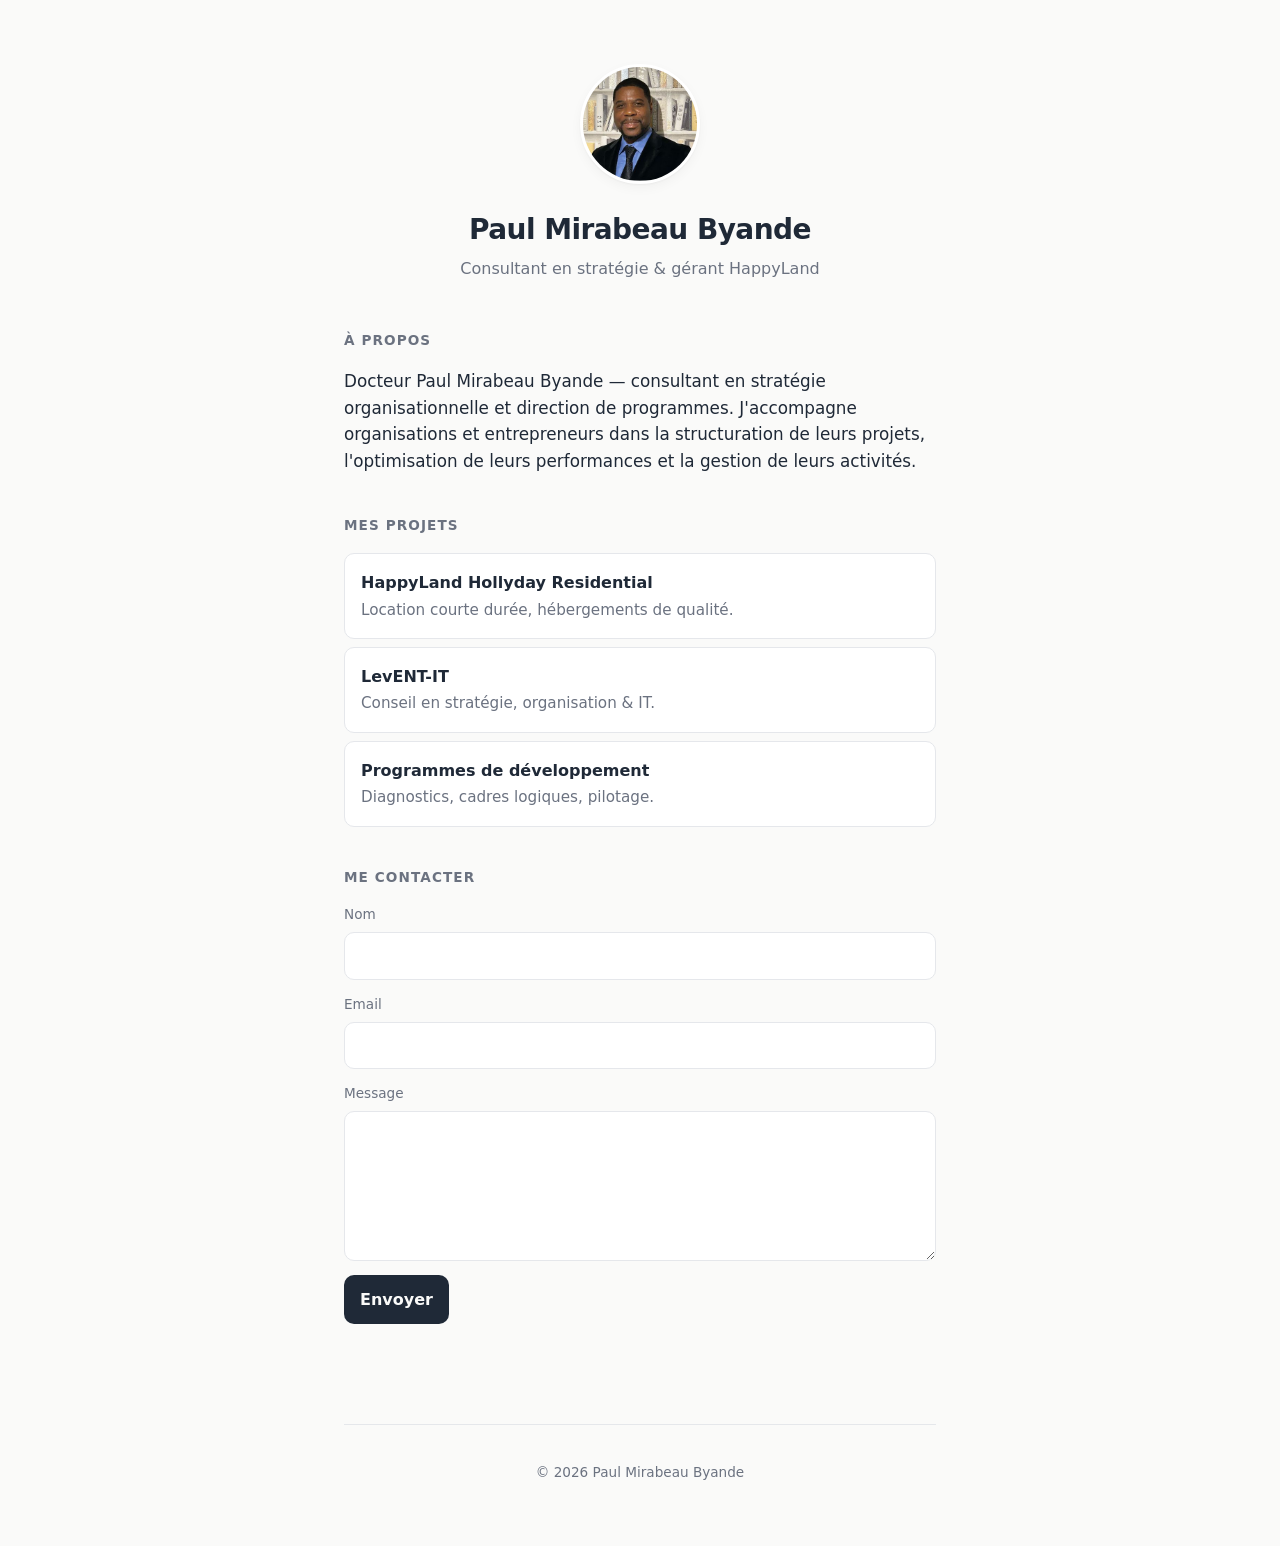
<file: index.html>
<!DOCTYPE html>
<html lang="fr">
<head>
  <meta charset="UTF-8" />
  <meta name="viewport" content="width=device-width, initial-scale=1.0" />
  <meta name="description" content="Site personnel du Dr. Paul Mirabeau Byande" />
  <title>Paul Mirabeau Byande</title>
  <link rel="stylesheet" href="style.css" />
</head>
<body>
  <main class="container">
    <header class="hero">
      <img
        src="[data-uri]"
        alt="Photo de Paul Mirabeau Byande"
        class="avatar"
      />
      <h1 class="name">Paul Mirabeau Byande</h1>
      <p class="tagline">Consultant en stratégie &amp; gérant HappyLand</p>
    </header>

    <section class="bio" aria-labelledby="bio-title">
      <h2 id="bio-title">À propos</h2>
      <p>
        Docteur Paul Mirabeau Byande — consultant en stratégie organisationnelle
        et direction de programmes. J'accompagne organisations et entrepreneurs
        dans la structuration de leurs projets, l'optimisation de leurs
        performances et la gestion de leurs activités.
      </p>
    </section>

    <section class="projects" aria-labelledby="projects-title">
      <h2 id="projects-title">Mes projets</h2>
      <ul class="project-list">
        <li>
          <a href="#" class="project-link">
            <span class="project-name">HappyLand Hollyday Residential</span>
            <span class="project-desc">Location courte durée, hébergements de qualité.</span>
          </a>
        </li>
        <li>
          <a href="#" class="project-link">
            <span class="project-name">LevENT-IT</span>
            <span class="project-desc">Conseil en stratégie, organisation &amp; IT.</span>
          </a>
        </li>
        <li>
          <a href="#" class="project-link">
            <span class="project-name">Programmes de développement</span>
            <span class="project-desc">Diagnostics, cadres logiques, pilotage.</span>
          </a>
        </li>
      </ul>
    </section>

    <section class="contact" aria-labelledby="contact-title">
      <h2 id="contact-title">Me contacter</h2>
      <form id="contact-form" class="contact-form" novalidate>
        <label>
          <span>Nom</span>
          <input type="text" name="name" required autocomplete="name" />
        </label>
        <label>
          <span>Email</span>
          <input type="email" name="email" required autocomplete="email" />
        </label>
        <label>
          <span>Message</span>
          <textarea name="message" rows="5" required></textarea>
        </label>
        <button type="submit">Envoyer</button>
        <p id="form-status" class="form-status" role="status" aria-live="polite"></p>
      </form>
    </section>

    <footer class="footer">
      <p>&copy; <span id="year"></span> Paul Mirabeau Byande</p>
    </footer>
  </main>

  <script src="script.js"></script>
</body>
</html>
</file>
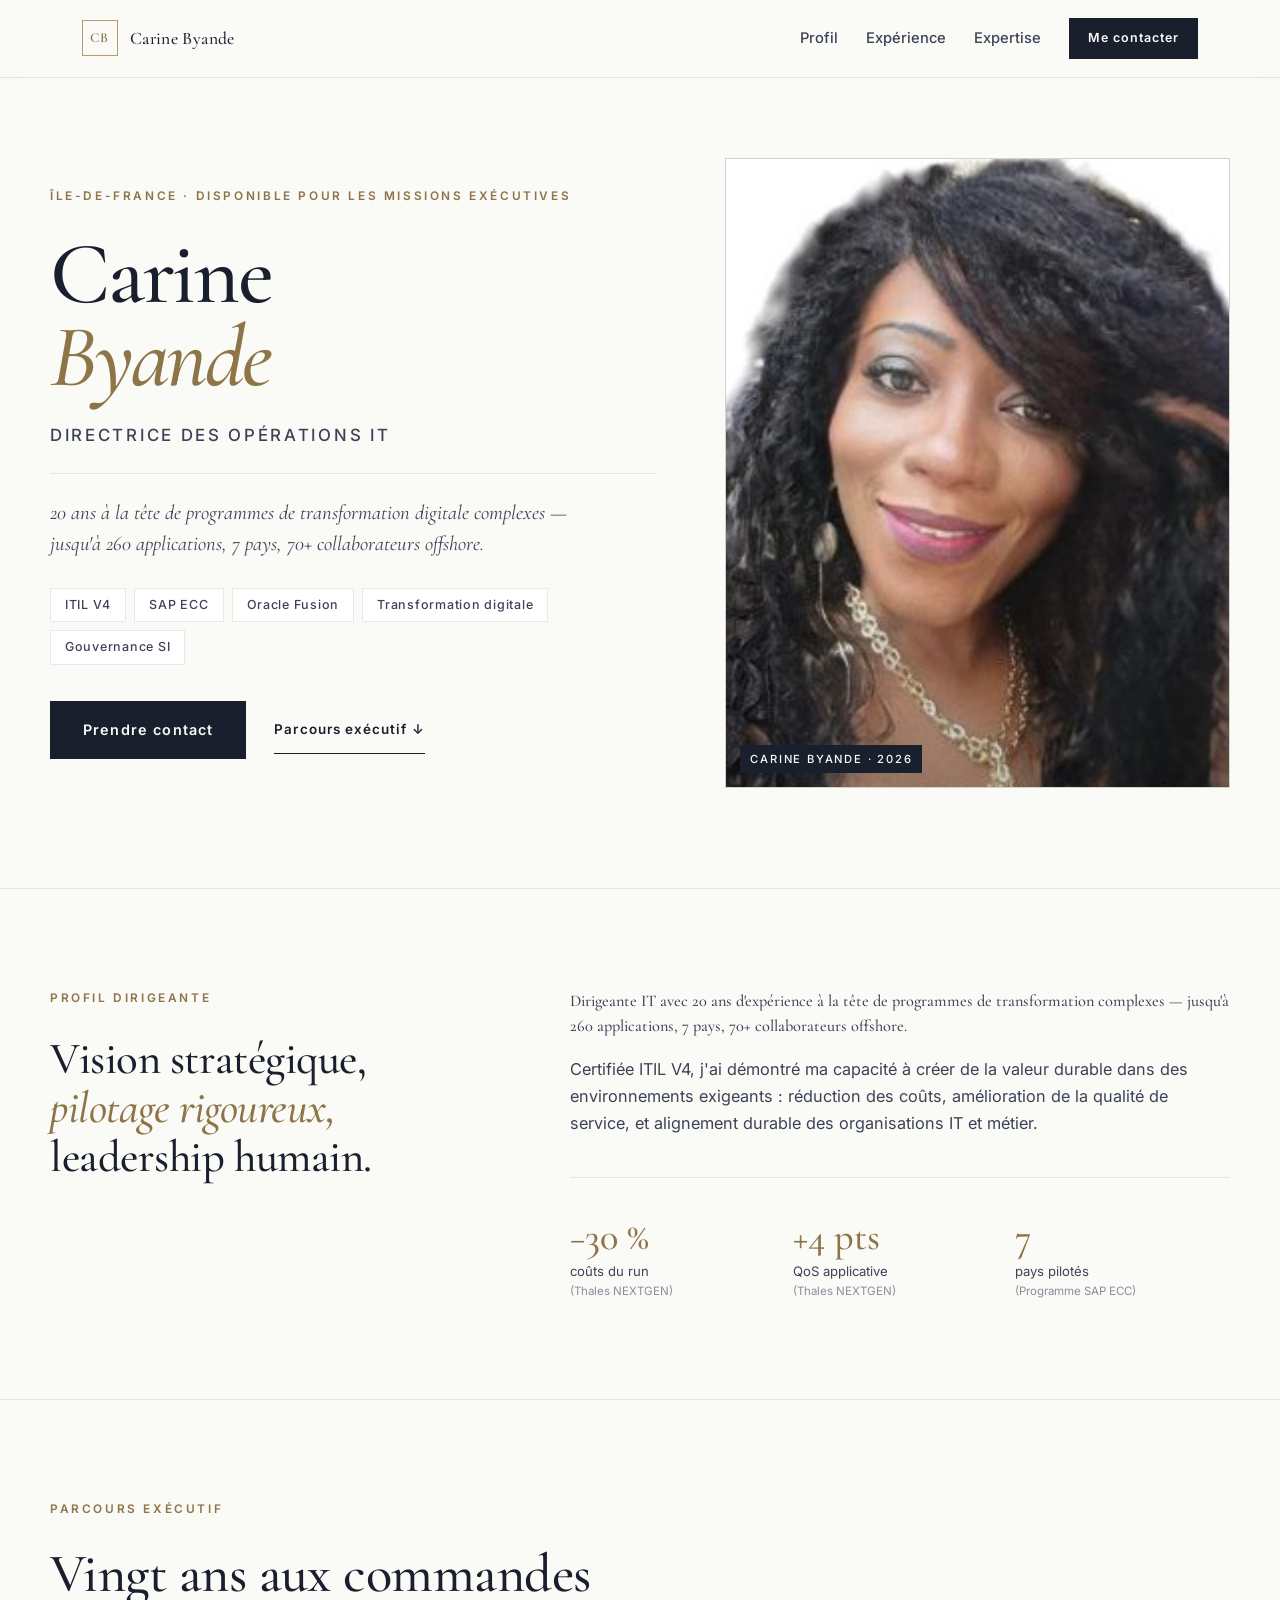
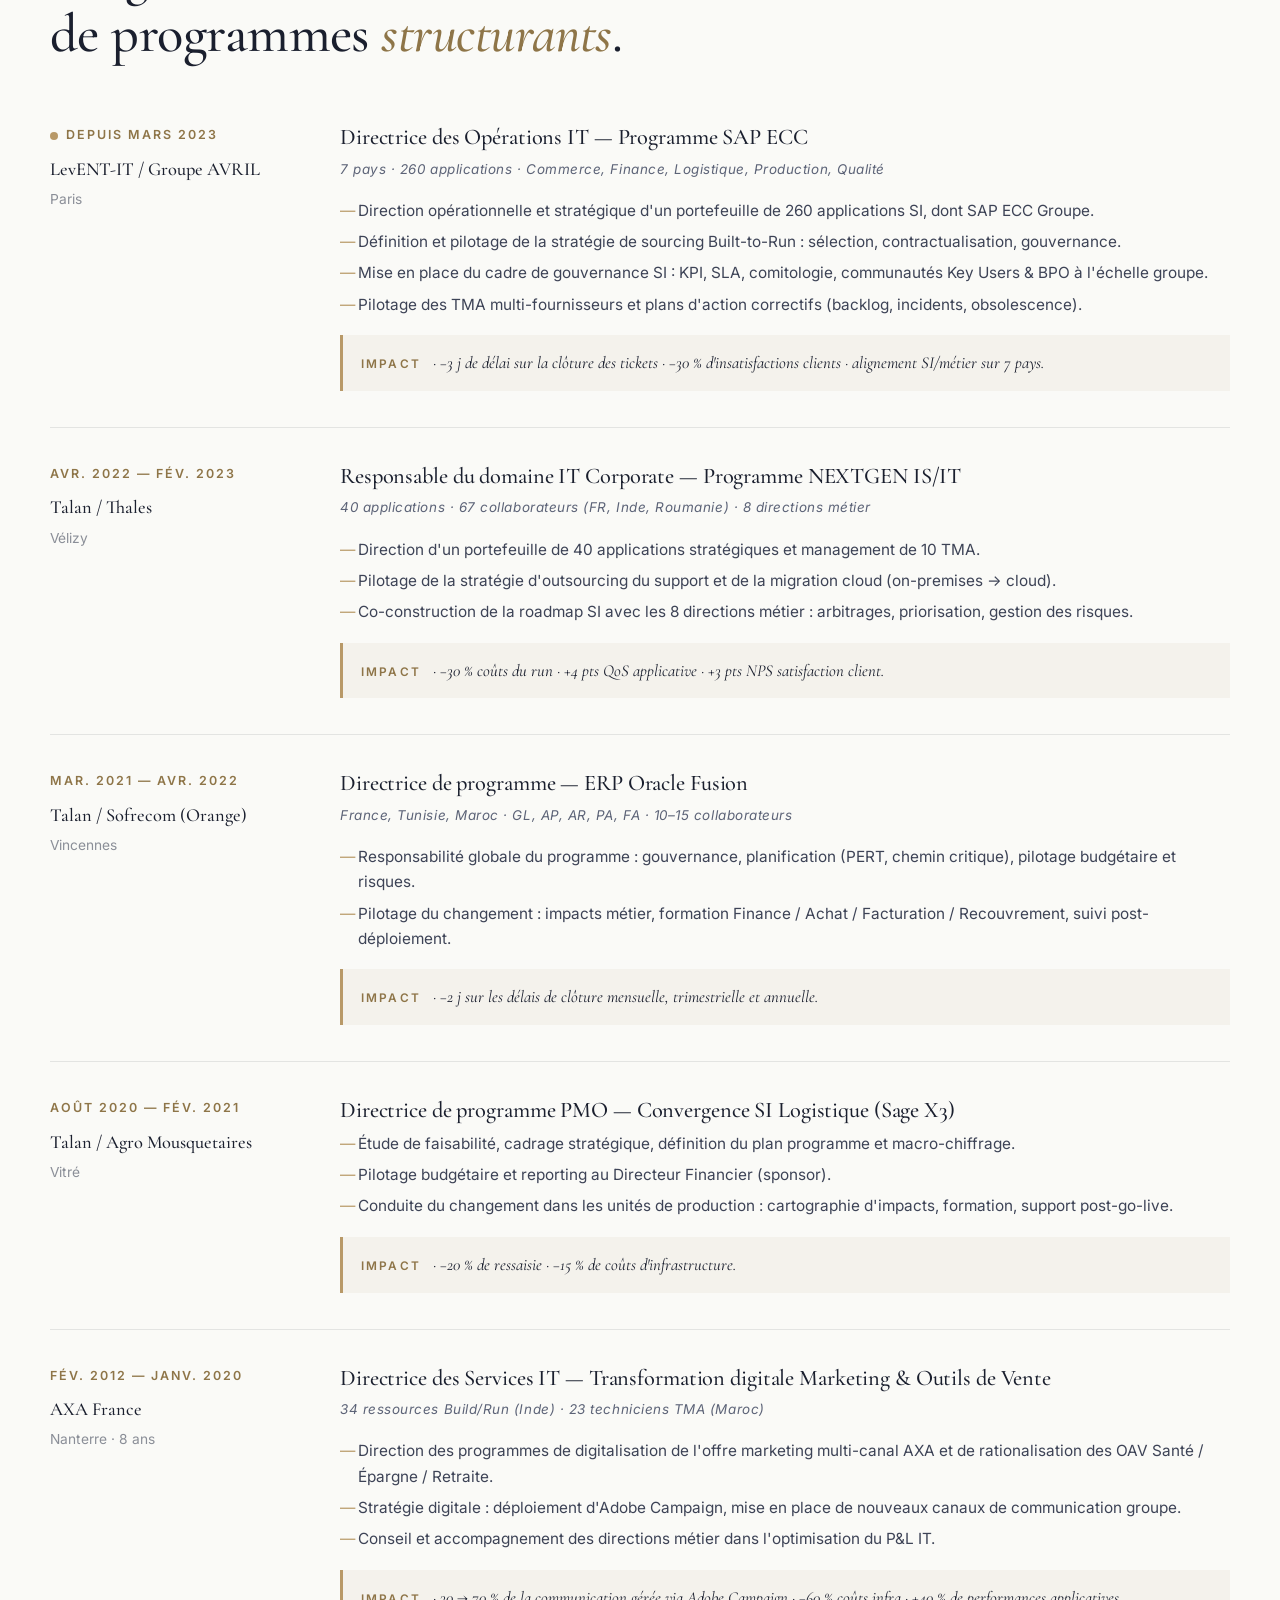
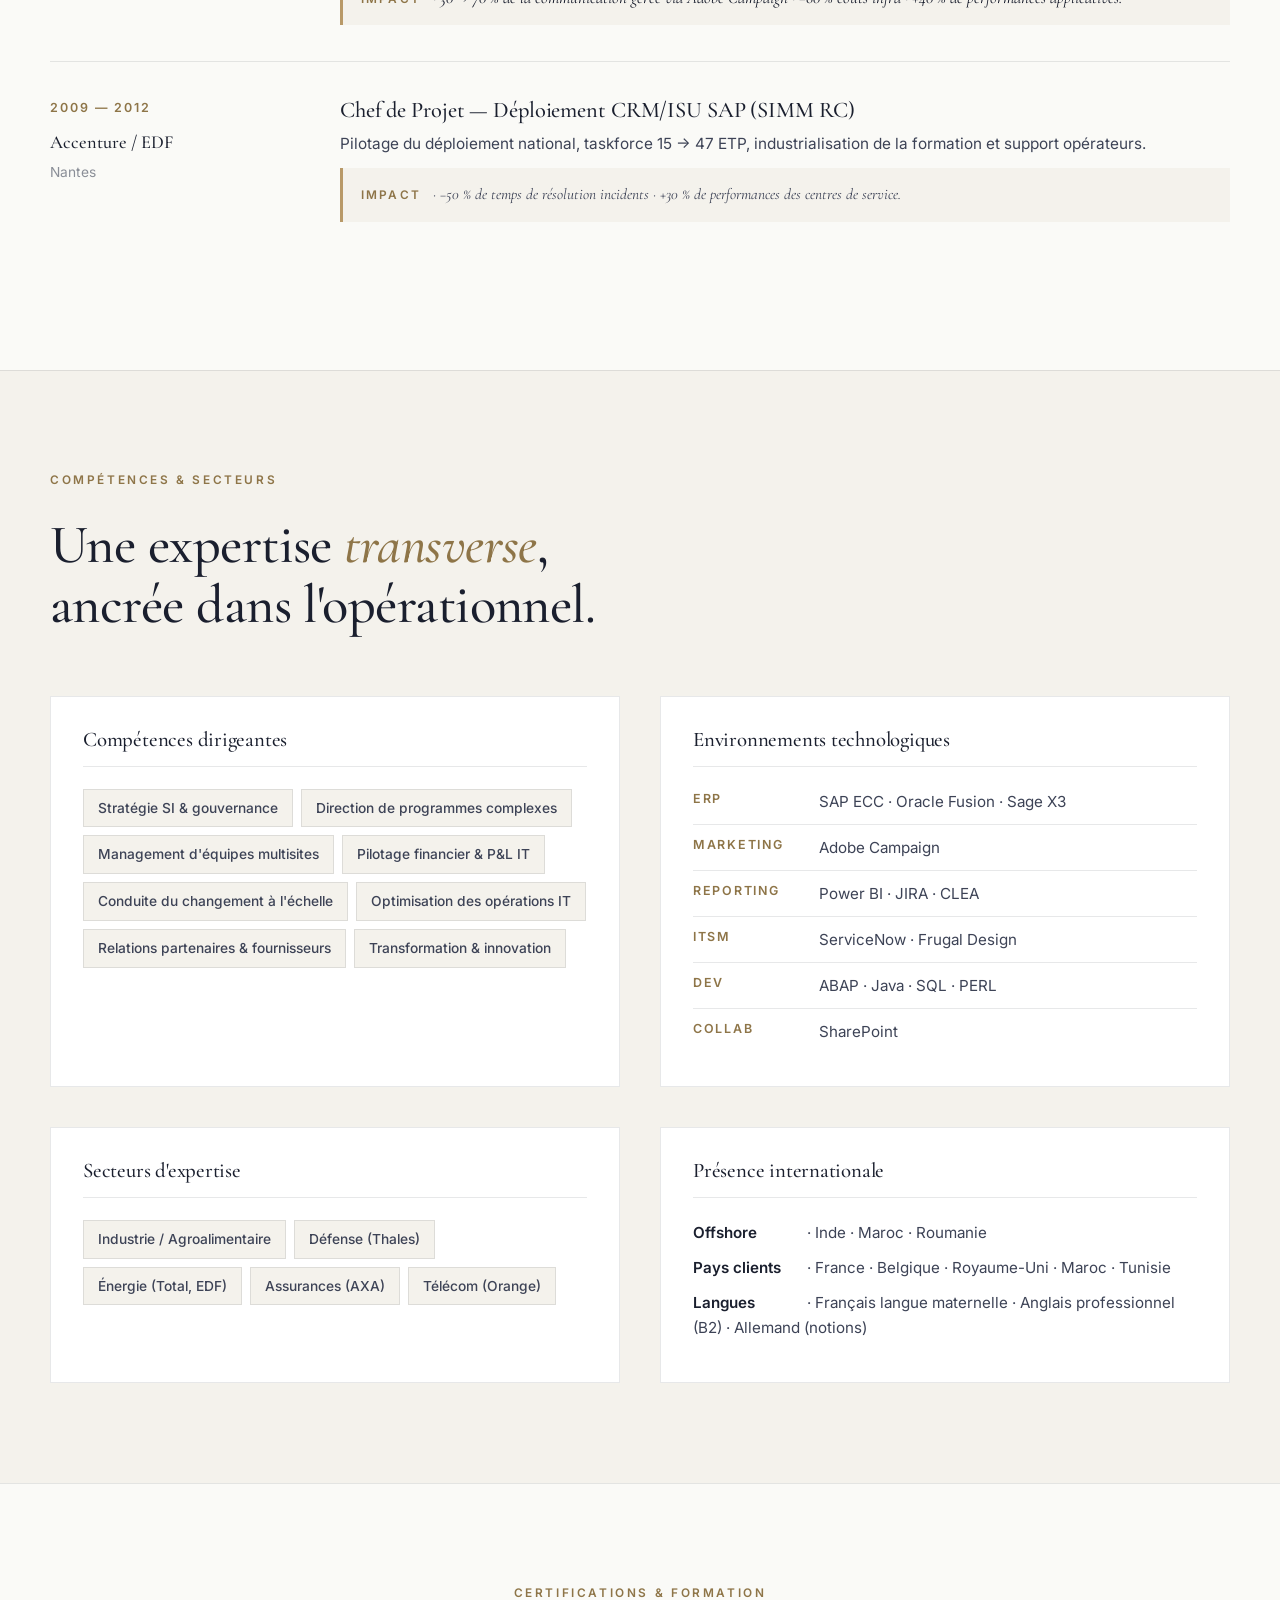
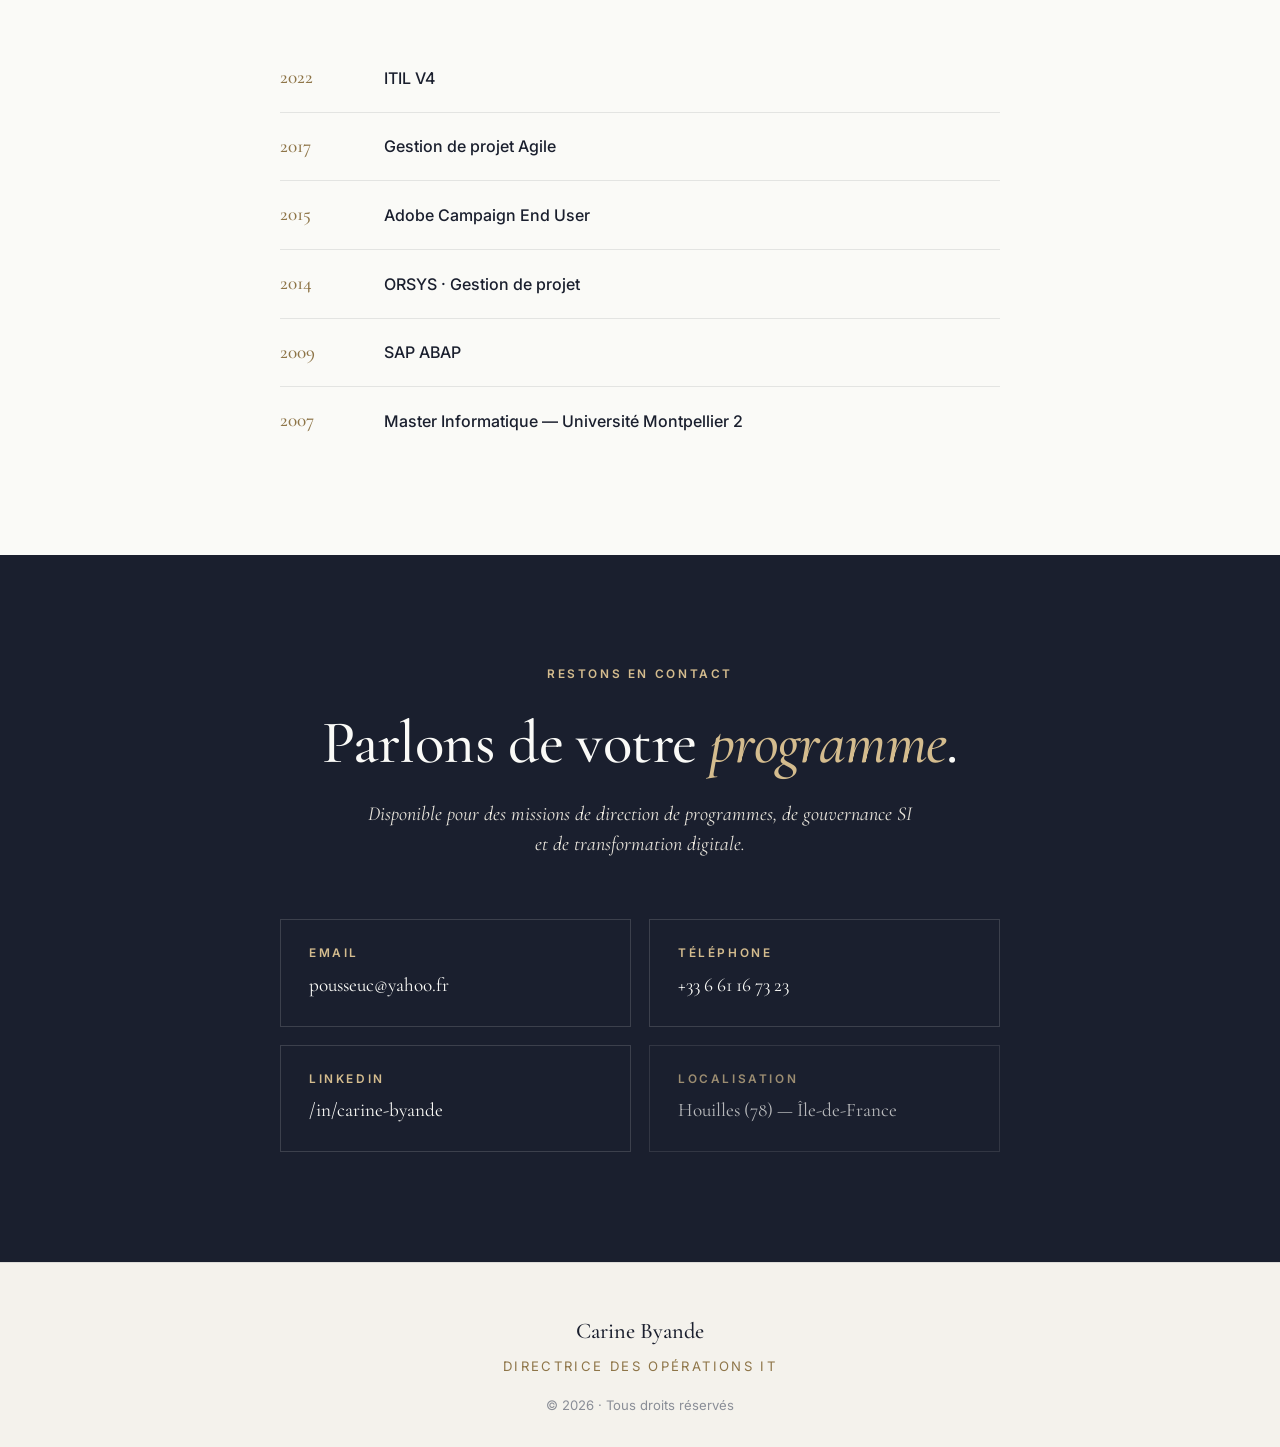
<file: carine-byande/index.html>
<!DOCTYPE html>
<html lang="fr">
<head>
  <meta charset="UTF-8" />
  <meta name="viewport" content="width=device-width, initial-scale=1.0" />
  <title>Carine Byande — Directrice des Opérations IT</title>
  <meta name="description" content="Carine Byande — Directrice des Opérations IT. 20 ans d'expérience en transformation digitale, programmes SAP, gouvernance SI et management multisites." />
  <meta property="og:title" content="Carine Byande — Directrice des Opérations IT" />
  <meta property="og:description" content="20 ans à la tête de programmes de transformation digitale complexes — AVRIL, Thales, AXA, EDF, Orange." />
  <link rel="stylesheet" href="style.css" />
  <link rel="preconnect" href="https://fonts.googleapis.com" />
  <link rel="preconnect" href="https://fonts.gstatic.com" crossorigin />
  <link href="https://fonts.googleapis.com/css2?family=Cormorant+Garamond:ital,wght@0,400;0,500;0,600;1,400&family=Inter:wght@300;400;500;600;700&display=swap" rel="stylesheet" />
</head>
<body>

  <!-- NAV -->
  <header class="nav">
    <div class="nav-inner">
      <a class="brand" href="#top">
        <span class="brand-mark">CB</span>
        <span class="brand-name">Carine Byande</span>
      </a>
      <nav class="nav-links" aria-label="Primary">
        <a href="#profil">Profil</a>
        <a href="#experience">Expérience</a>
        <a href="#expertise">Expertise</a>
        <a href="#contact" class="btn btn-gold btn-sm">Me contacter</a>
      </nav>
    </div>
  </header>

  <main id="top">

    <!-- HERO -->
    <section class="hero">
      <div class="hero-grid">
        <div class="hero-text">
          <p class="eyebrow">Île-de-France · Disponible pour les missions exécutives</p>
          <h1 class="hero-title">
            <span class="hero-first">Carine</span>
            <span class="hero-last">Byande</span>
          </h1>
          <p class="hero-role">Directrice des Opérations IT</p>
          <p class="hero-sub">
            <em>20 ans à la tête de programmes de transformation digitale complexes —
            jusqu'à 260 applications, 7 pays, 70+ collaborateurs offshore.</em>
          </p>
          <div class="hero-tags">
            <span>ITIL V4</span>
            <span>SAP ECC</span>
            <span>Oracle Fusion</span>
            <span>Transformation digitale</span>
            <span>Gouvernance SI</span>
          </div>
          <div class="hero-cta">
            <a href="#contact" class="btn btn-gold btn-lg">Prendre contact</a>
            <a href="#experience" class="btn btn-link">Parcours exécutif ↓</a>
          </div>
        </div>
        <div class="hero-image">
          <img
            src="avatar.jpg"
            alt="Portrait de Carine Byande"
            onerror="this.onerror=null;this.style.display='none';this.nextElementSibling.style.display='flex';"
          />
          <div class="hero-image-fallback" style="display:none;">CB</div>
          <span class="hero-image-tag">Carine Byande · 2026</span>
        </div>
      </div>
    </section>

    <!-- PROFIL -->
    <section class="section profil" id="profil">
      <div class="section-inner two-col">
        <div class="col-side">
          <p class="eyebrow">Profil dirigeante</p>
          <h2>Vision stratégique,<br/><em>pilotage rigoureux,</em><br/>leadership humain.</h2>
        </div>
        <div class="col-main">
          <p class="lead">
            Dirigeante IT avec 20 ans d'expérience à la tête de programmes
            de transformation complexes — jusqu'à 260 applications, 7 pays, 70+ collaborateurs offshore.
          </p>
          <p>
            Certifiée ITIL V4, j'ai démontré ma capacité à créer de la valeur durable
            dans des environnements exigeants : réduction des coûts, amélioration de
            la qualité de service, et alignement durable des organisations IT et métier.
          </p>
          <div class="metrics">
            <div class="metric">
              <span class="metric-num">−30 %</span>
              <span class="metric-lbl">coûts du run<br/><small>(Thales NEXTGEN)</small></span>
            </div>
            <div class="metric">
              <span class="metric-num">+4 pts</span>
              <span class="metric-lbl">QoS applicative<br/><small>(Thales NEXTGEN)</small></span>
            </div>
            <div class="metric">
              <span class="metric-num">7</span>
              <span class="metric-lbl">pays pilotés<br/><small>(Programme SAP ECC)</small></span>
            </div>
          </div>
        </div>
      </div>
    </section>

    <!-- EXPERIENCE -->
    <section class="section experience" id="experience">
      <div class="section-inner">
        <div class="section-head">
          <p class="eyebrow">Parcours exécutif</p>
          <h2>Vingt ans aux commandes<br/>de programmes <em>structurants</em>.</h2>
        </div>

        <div class="timeline">

          <article class="role role--current">
            <div class="role-meta">
              <p class="role-period">Depuis mars 2023</p>
              <p class="role-company">LevENT-IT / Groupe AVRIL</p>
              <p class="role-place">Paris</p>
            </div>
            <div class="role-body">
              <h3>Directrice des Opérations IT — Programme SAP ECC</h3>
              <p class="role-scope">7 pays · 260 applications · Commerce, Finance, Logistique, Production, Qualité</p>
              <ul>
                <li>Direction opérationnelle et stratégique d'un portefeuille de 260 applications SI, dont SAP ECC Groupe.</li>
                <li>Définition et pilotage de la stratégie de sourcing Built-to-Run : sélection, contractualisation, gouvernance.</li>
                <li>Mise en place du cadre de gouvernance SI : KPI, SLA, comitologie, communautés Key Users &amp; BPO à l'échelle groupe.</li>
                <li>Pilotage des TMA multi-fournisseurs et plans d'action correctifs (backlog, incidents, obsolescence).</li>
              </ul>
              <p class="role-impact"><strong>Impact</strong> · −3 j de délai sur la clôture des tickets · −30 % d'insatisfactions clients · alignement SI/métier sur 7 pays.</p>
            </div>
          </article>

          <article class="role">
            <div class="role-meta">
              <p class="role-period">Avr. 2022 — Fév. 2023</p>
              <p class="role-company">Talan / Thales</p>
              <p class="role-place">Vélizy</p>
            </div>
            <div class="role-body">
              <h3>Responsable du domaine IT Corporate — Programme NEXTGEN IS/IT</h3>
              <p class="role-scope">40 applications · 67 collaborateurs (FR, Inde, Roumanie) · 8 directions métier</p>
              <ul>
                <li>Direction d'un portefeuille de 40 applications stratégiques et management de 10 TMA.</li>
                <li>Pilotage de la stratégie d'outsourcing du support et de la migration cloud (on-premises → cloud).</li>
                <li>Co-construction de la roadmap SI avec les 8 directions métier : arbitrages, priorisation, gestion des risques.</li>
              </ul>
              <p class="role-impact"><strong>Impact</strong> · −30 % coûts du run · +4 pts QoS applicative · +3 pts NPS satisfaction client.</p>
            </div>
          </article>

          <article class="role">
            <div class="role-meta">
              <p class="role-period">Mar. 2021 — Avr. 2022</p>
              <p class="role-company">Talan / Sofrecom (Orange)</p>
              <p class="role-place">Vincennes</p>
            </div>
            <div class="role-body">
              <h3>Directrice de programme — ERP Oracle Fusion</h3>
              <p class="role-scope">France, Tunisie, Maroc · GL, AP, AR, PA, FA · 10–15 collaborateurs</p>
              <ul>
                <li>Responsabilité globale du programme : gouvernance, planification (PERT, chemin critique), pilotage budgétaire et risques.</li>
                <li>Pilotage du changement : impacts métier, formation Finance / Achat / Facturation / Recouvrement, suivi post-déploiement.</li>
              </ul>
              <p class="role-impact"><strong>Impact</strong> · −2 j sur les délais de clôture mensuelle, trimestrielle et annuelle.</p>
            </div>
          </article>

          <article class="role">
            <div class="role-meta">
              <p class="role-period">Août 2020 — Fév. 2021</p>
              <p class="role-company">Talan / Agro Mousquetaires</p>
              <p class="role-place">Vitré</p>
            </div>
            <div class="role-body">
              <h3>Directrice de programme PMO — Convergence SI Logistique (Sage X3)</h3>
              <ul>
                <li>Étude de faisabilité, cadrage stratégique, définition du plan programme et macro-chiffrage.</li>
                <li>Pilotage budgétaire et reporting au Directeur Financier (sponsor).</li>
                <li>Conduite du changement dans les unités de production : cartographie d'impacts, formation, support post-go-live.</li>
              </ul>
              <p class="role-impact"><strong>Impact</strong> · −20 % de ressaisie · −15 % de coûts d'infrastructure.</p>
            </div>
          </article>

          <article class="role">
            <div class="role-meta">
              <p class="role-period">Fév. 2012 — Janv. 2020</p>
              <p class="role-company">AXA France</p>
              <p class="role-place">Nanterre · 8 ans</p>
            </div>
            <div class="role-body">
              <h3>Directrice des Services IT — Transformation digitale Marketing &amp; Outils de Vente</h3>
              <p class="role-scope">34 ressources Build/Run (Inde) · 23 techniciens TMA (Maroc)</p>
              <ul>
                <li>Direction des programmes de digitalisation de l'offre marketing multi-canal AXA et de rationalisation des OAV Santé / Épargne / Retraite.</li>
                <li>Stratégie digitale : déploiement d'Adobe Campaign, mise en place de nouveaux canaux de communication groupe.</li>
                <li>Conseil et accompagnement des directions métier dans l'optimisation du P&amp;L IT.</li>
              </ul>
              <p class="role-impact"><strong>Impact</strong> · 30 → 70 % de la communication gérée via Adobe Campaign · −60 % coûts infra · +40 % de performances applicatives.</p>
            </div>
          </article>

          <article class="role role--compact">
            <div class="role-meta">
              <p class="role-period">2009 — 2012</p>
              <p class="role-company">Accenture / EDF</p>
              <p class="role-place">Nantes</p>
            </div>
            <div class="role-body">
              <h3>Chef de Projet — Déploiement CRM/ISU SAP (SIMM RC)</h3>
              <p>Pilotage du déploiement national, taskforce 15 → 47 ETP, industrialisation de la formation et support opérateurs.</p>
              <p class="role-impact"><strong>Impact</strong> · −50 % de temps de résolution incidents · +30 % de performances des centres de service.</p>
            </div>
          </article>

        </div>
      </div>
    </section>

    <!-- EXPERTISE -->
    <section class="section expertise" id="expertise">
      <div class="section-inner">
        <div class="section-head">
          <p class="eyebrow">Compétences &amp; secteurs</p>
          <h2>Une expertise <em>transverse</em>,<br/>ancrée dans l'opérationnel.</h2>
        </div>

        <div class="expertise-grid">

          <div class="expertise-block">
            <h3>Compétences dirigeantes</h3>
            <ul class="pills">
              <li>Stratégie SI &amp; gouvernance</li>
              <li>Direction de programmes complexes</li>
              <li>Management d'équipes multisites</li>
              <li>Pilotage financier &amp; P&amp;L IT</li>
              <li>Conduite du changement à l'échelle</li>
              <li>Optimisation des opérations IT</li>
              <li>Relations partenaires &amp; fournisseurs</li>
              <li>Transformation &amp; innovation</li>
            </ul>
          </div>

          <div class="expertise-block">
            <h3>Environnements technologiques</h3>
            <dl class="techlist">
              <div><dt>ERP</dt><dd>SAP ECC · Oracle Fusion · Sage X3</dd></div>
              <div><dt>Marketing</dt><dd>Adobe Campaign</dd></div>
              <div><dt>Reporting</dt><dd>Power BI · JIRA · CLEA</dd></div>
              <div><dt>ITSM</dt><dd>ServiceNow · Frugal Design</dd></div>
              <div><dt>Dev</dt><dd>ABAP · Java · SQL · PERL</dd></div>
              <div><dt>Collab</dt><dd>SharePoint</dd></div>
            </dl>
          </div>

          <div class="expertise-block">
            <h3>Secteurs d'expertise</h3>
            <ul class="pills">
              <li>Industrie / Agroalimentaire</li>
              <li>Défense (Thales)</li>
              <li>Énergie (Total, EDF)</li>
              <li>Assurances (AXA)</li>
              <li>Télécom (Orange)</li>
            </ul>
          </div>

          <div class="expertise-block">
            <h3>Présence internationale</h3>
            <p class="muted-line"><strong>Offshore</strong> · Inde · Maroc · Roumanie</p>
            <p class="muted-line"><strong>Pays clients</strong> · France · Belgique · Royaume-Uni · Maroc · Tunisie</p>
            <p class="muted-line"><strong>Langues</strong> · Français langue maternelle · Anglais professionnel (B2) · Allemand (notions)</p>
          </div>

        </div>
      </div>
    </section>

    <!-- CERTIFICATIONS -->
    <section class="section certifications">
      <div class="section-inner">
        <div class="section-head section-head--center">
          <p class="eyebrow">Certifications &amp; formation</p>
        </div>
        <ul class="certs">
          <li><span class="cert-year">2022</span><span class="cert-name">ITIL V4</span></li>
          <li><span class="cert-year">2017</span><span class="cert-name">Gestion de projet Agile</span></li>
          <li><span class="cert-year">2015</span><span class="cert-name">Adobe Campaign End User</span></li>
          <li><span class="cert-year">2014</span><span class="cert-name">ORSYS · Gestion de projet</span></li>
          <li><span class="cert-year">2009</span><span class="cert-name">SAP ABAP</span></li>
          <li><span class="cert-year">2007</span><span class="cert-name">Master Informatique — Université Montpellier 2</span></li>
        </ul>
      </div>
    </section>

    <!-- CONTACT -->
    <section class="contact" id="contact">
      <div class="contact-inner">
        <p class="eyebrow eyebrow--gold">Restons en contact</p>
        <h2>Parlons de votre <em>programme</em>.</h2>
        <p class="contact-sub">
          Disponible pour des missions de direction de programmes,
          de gouvernance SI et de transformation digitale.
        </p>

        <div class="contact-grid">
          <a href="mailto:pousseuc@yahoo.fr" class="contact-card">
            <span class="contact-key">Email</span>
            <span class="contact-val">pousseuc@yahoo.fr</span>
          </a>
          <a href="tel:+33661167323" class="contact-card">
            <span class="contact-key">Téléphone</span>
            <span class="contact-val">+33 6 61 16 73 23</span>
          </a>
          <a href="https://linkedin.com/in/carine-byande" target="_blank" rel="noopener" class="contact-card">
            <span class="contact-key">LinkedIn</span>
            <span class="contact-val">/in/carine-byande</span>
          </a>
          <div class="contact-card contact-card--static">
            <span class="contact-key">Localisation</span>
            <span class="contact-val">Houilles (78) — Île-de-France</span>
          </div>
        </div>
      </div>
    </section>

  </main>

  <!-- FOOTER -->
  <footer class="footer">
    <div class="footer-inner">
      <p class="footer-name">Carine Byande</p>
      <p class="footer-role">Directrice des Opérations IT</p>
      <p class="footer-meta">© <span id="year"></span> · Tous droits réservés</p>
    </div>
  </footer>

  <script>
    document.getElementById('year').textContent = new Date().getFullYear();
  </script>
</body>
</html>
</file>
<file: style.css>
:root {
  --bg: #fafaf9;
  --surface: #ffffff;
  --text: #1f2937;
  --muted: #6b7280;
  --border: #e5e7eb;
  --accent: #1f2937;
  --accent-hover: #111827;
  --radius: 10px;
  --shadow: 0 1px 2px rgba(0, 0, 0, 0.04), 0 4px 12px rgba(0, 0, 0, 0.04);
}

@media (prefers-color-scheme: dark) {
  :root {
    --bg: #0f172a;
    --surface: #1e293b;
    --text: #f1f5f9;
    --muted: #94a3b8;
    --border: #334155;
    --accent: #f1f5f9;
    --accent-hover: #ffffff;
  }
}

* { box-sizing: border-box; }

html, body {
  margin: 0;
  padding: 0;
  background: var(--bg);
  color: var(--text);
  font-family: -apple-system, BlinkMacSystemFont, "Segoe UI", Inter, system-ui, sans-serif;
  font-size: 16px;
  line-height: 1.6;
  -webkit-font-smoothing: antialiased;
}

.container {
  max-width: 640px;
  margin: 0 auto;
  padding: 64px 24px 48px;
}

.hero {
  text-align: center;
  margin-bottom: 48px;
}

.avatar {
  width: 120px;
  height: 120px;
  border-radius: 50%;
  object-fit: cover;
  border: 3px solid var(--surface);
  box-shadow: var(--shadow);
  background: var(--surface);
}

.name {
  font-size: 1.75rem;
  font-weight: 600;
  margin: 16px 0 4px;
  letter-spacing: -0.02em;
}

.tagline {
  color: var(--muted);
  margin: 0;
  font-size: 1rem;
}

section {
  margin: 40px 0;
}

h2 {
  font-size: 0.85rem;
  font-weight: 600;
  text-transform: uppercase;
  letter-spacing: 0.08em;
  color: var(--muted);
  margin: 0 0 16px;
}

.bio p {
  margin: 0;
  font-size: 1.05rem;
}

.project-list {
  list-style: none;
  padding: 0;
  margin: 0;
  display: grid;
  gap: 8px;
}

.project-link {
  display: block;
  padding: 16px;
  background: var(--surface);
  border: 1px solid var(--border);
  border-radius: var(--radius);
  text-decoration: none;
  color: inherit;
  transition: border-color 0.15s ease, transform 0.15s ease;
}

.project-link:hover {
  border-color: var(--accent);
  transform: translateY(-1px);
}

.project-name {
  display: block;
  font-weight: 600;
}

.project-desc {
  display: block;
  color: var(--muted);
  font-size: 0.95rem;
  margin-top: 2px;
}

.contact-form {
  display: grid;
  gap: 14px;
}

.contact-form label {
  display: grid;
  gap: 6px;
}

.contact-form span {
  font-size: 0.85rem;
  color: var(--muted);
}

.contact-form input,
.contact-form textarea {
  font: inherit;
  color: inherit;
  background: var(--surface);
  border: 1px solid var(--border);
  border-radius: var(--radius);
  padding: 10px 12px;
  width: 100%;
  resize: vertical;
}

.contact-form input:focus,
.contact-form textarea:focus {
  outline: 2px solid var(--accent);
  outline-offset: 1px;
  border-color: transparent;
}

.contact-form button {
  font: inherit;
  font-weight: 600;
  background: var(--accent);
  color: var(--bg);
  border: 0;
  border-radius: var(--radius);
  padding: 12px 16px;
  cursor: pointer;
  justify-self: start;
  transition: background 0.15s ease;
}

.contact-form button:hover {
  background: var(--accent-hover);
}

.form-status {
  margin: 4px 0 0;
  font-size: 0.9rem;
  color: var(--muted);
  min-height: 1.2em;
}

.form-status.success { color: #059669; }
.form-status.error { color: #dc2626; }

.footer {
  margin-top: 64px;
  padding-top: 24px;
  border-top: 1px solid var(--border);
  text-align: center;
  color: var(--muted);
  font-size: 0.85rem;
}
</file>
<file: carine-byande/style.css>
:root {
  --bg: #FAFAF7;
  --bg-soft: #F4F2EC;
  --bg-deep: #E9E5DC;
  --surface: #FFFFFF;
  --ink: #1A1F2E;
  --ink-soft: #3D4356;
  --ink-mute: #5C6377;
  --muted: #8A8E97;
  --line: rgba(26, 31, 46, 0.10);
  --gold: #B89968;
  --gold-deep: #8E7548;
  --gold-soft: #D4BC8E;
  --serif: 'Cormorant Garamond', 'Garamond', serif;
  --sans: 'Inter', -apple-system, BlinkMacSystemFont, system-ui, sans-serif;
  --container: 1180px;
}

* { box-sizing: border-box; }

html, body {
  margin: 0;
  padding: 0;
  background: var(--bg);
  color: var(--ink);
  font-family: var(--sans);
  font-size: 16px;
  line-height: 1.65;
  font-weight: 400;
  -webkit-font-smoothing: antialiased;
}

a { color: inherit; text-decoration: none; }
img { display: block; max-width: 100%; height: auto; }
button { font-family: inherit; cursor: pointer; }
::selection { background: var(--ink); color: var(--bg); }

/* ---------- Typography ---------- */
h1, h2, h3, h4 {
  font-family: var(--serif);
  font-weight: 500;
  letter-spacing: -0.01em;
  line-height: 1.1;
  margin: 0;
}
h1 em, h2 em, h3 em {
  font-style: italic;
  font-weight: 500;
  color: var(--gold-deep);
}

.eyebrow {
  font-family: var(--sans);
  font-size: 0.74rem;
  font-weight: 600;
  letter-spacing: 0.22em;
  text-transform: uppercase;
  color: var(--gold-deep);
  margin: 0 0 26px;
}
.eyebrow--gold { color: var(--gold-soft); }

/* ---------- Buttons ---------- */
.btn {
  display: inline-flex;
  align-items: center;
  gap: 8px;
  padding: 12px 24px;
  font-family: var(--sans);
  font-weight: 600;
  font-size: 0.84rem;
  letter-spacing: 0.08em;
  border: 1.5px solid transparent;
  border-radius: 0;
  transition: background 0.25s ease, color 0.25s ease, border-color 0.25s ease, transform 0.15s ease;
  cursor: pointer;
}
.btn-sm { padding: 9px 18px; font-size: 0.78rem; }
.btn-lg { padding: 16px 32px; font-size: 0.9rem; }

.btn-gold {
  background: var(--ink);
  color: var(--bg);
  border-color: var(--ink);
}
.btn-gold:hover {
  background: var(--gold-deep);
  border-color: var(--gold-deep);
  transform: translateY(-1px);
}

.btn-link {
  padding: 12px 0;
  border: 0;
  border-bottom: 1px solid var(--ink);
  color: var(--ink);
}
.btn-link:hover { color: var(--gold-deep); border-color: var(--gold-deep); }

/* ---------- Nav ---------- */
.nav {
  position: sticky;
  top: 0;
  z-index: 50;
  background: rgba(250, 250, 247, 0.85);
  backdrop-filter: saturate(140%) blur(12px);
  -webkit-backdrop-filter: saturate(140%) blur(12px);
  border-bottom: 1px solid var(--line);
}
.nav-inner {
  max-width: var(--container);
  margin: 0 auto;
  padding: 18px 32px;
  display: flex;
  align-items: center;
  justify-content: space-between;
  gap: 24px;
}
.brand {
  display: inline-flex;
  align-items: center;
  gap: 12px;
  color: var(--ink);
}
.brand-mark {
  display: inline-flex;
  align-items: center;
  justify-content: center;
  width: 36px;
  height: 36px;
  border: 1px solid var(--gold);
  color: var(--gold-deep);
  font-family: var(--serif);
  font-weight: 600;
  font-size: 0.85rem;
  letter-spacing: 0.08em;
}
.brand-name {
  font-family: var(--serif);
  font-weight: 500;
  font-size: 1.1rem;
  letter-spacing: 0.02em;
}

.nav-links {
  display: flex;
  align-items: center;
  gap: 28px;
  font-size: 0.92rem;
  font-weight: 500;
}
.nav-links a:not(.btn) {
  color: var(--ink-soft);
  transition: color 0.2s ease;
}
.nav-links a:not(.btn):hover { color: var(--ink); }

/* ---------- Hero ---------- */
.hero {
  padding: 80px 32px 100px;
}
.hero-grid {
  max-width: var(--container);
  margin: 0 auto;
  display: grid;
  grid-template-columns: 1.2fr 1fr;
  gap: 70px;
  align-items: center;
}

.hero-title {
  font-family: var(--serif);
  font-weight: 500;
  font-size: clamp(3.2rem, 7vw, 5.5rem);
  line-height: 0.95;
  letter-spacing: -0.025em;
  margin: 0 0 22px;
  display: flex;
  flex-direction: column;
  gap: 0;
}
.hero-first { color: var(--ink); }
.hero-last { color: var(--gold-deep); font-style: italic; font-weight: 500; }

.hero-role {
  font-family: var(--sans);
  font-size: 1.05rem;
  font-weight: 500;
  letter-spacing: 0.16em;
  text-transform: uppercase;
  color: var(--ink-soft);
  margin: 0 0 24px;
  padding-bottom: 24px;
  border-bottom: 1px solid var(--line);
}

.hero-sub {
  font-family: var(--serif);
  font-size: clamp(1.15rem, 1.6vw, 1.4rem);
  font-style: italic;
  font-weight: 400;
  color: var(--ink-soft);
  max-width: 560px;
  margin: 0 0 28px;
  line-height: 1.5;
}

.hero-tags {
  display: flex;
  flex-wrap: wrap;
  gap: 8px;
  margin-bottom: 36px;
}
.hero-tags span {
  font-family: var(--sans);
  font-size: 0.78rem;
  font-weight: 500;
  letter-spacing: 0.06em;
  padding: 6px 14px;
  border: 1px solid var(--line);
  color: var(--ink-soft);
  background: var(--surface);
}

.hero-cta {
  display: flex;
  gap: 28px;
  align-items: center;
  flex-wrap: wrap;
}

.hero-image {
  position: relative;
  aspect-ratio: 4 / 5;
  background: var(--bg-deep);
  overflow: hidden;
  border: 1px solid var(--line);
}
.hero-image img {
  width: 100%;
  height: 100%;
  object-fit: cover;
}
.hero-image-fallback {
  width: 100%;
  height: 100%;
  display: flex;
  align-items: center;
  justify-content: center;
  font-family: var(--serif);
  font-size: 8rem;
  font-style: italic;
  color: var(--gold-deep);
  background: var(--bg-deep);
  letter-spacing: 0.05em;
}
.hero-image-tag {
  position: absolute;
  bottom: 14px;
  left: 14px;
  background: var(--ink);
  color: var(--bg);
  font-family: var(--sans);
  font-size: 0.7rem;
  font-weight: 500;
  letter-spacing: 0.16em;
  text-transform: uppercase;
  padding: 5px 10px;
}

/* ---------- Sections ---------- */
.section {
  padding: 100px 32px;
  border-top: 1px solid var(--line);
}
.section-inner {
  max-width: var(--container);
  margin: 0 auto;
}
.section-head {
  margin-bottom: 60px;
  max-width: 720px;
}
.section-head--center {
  text-align: center;
  margin: 0 auto 40px;
}
.section-head h2 {
  font-size: clamp(2.2rem, 4.5vw, 3.4rem);
  font-weight: 500;
  margin: 0;
}

.two-col {
  display: grid;
  grid-template-columns: 1fr 1.5fr;
  gap: 80px;
  align-items: start;
}
.col-side h2 {
  font-size: clamp(1.8rem, 3.5vw, 2.8rem);
  font-weight: 500;
}

.lead {
  font-family: var(--serif);
  font-size: 1.4rem;
  font-weight: 500;
  line-height: 1.5;
  color: var(--ink);
  margin: 0 0 22px;
}
.col-main p {
  margin: 0 0 18px;
  color: var(--ink-soft);
  font-size: 1.02rem;
}

.metrics {
  display: grid;
  grid-template-columns: repeat(3, 1fr);
  gap: 8px;
  margin-top: 40px;
  padding-top: 40px;
  border-top: 1px solid var(--line);
}
.metric {
  display: flex;
  flex-direction: column;
  gap: 6px;
}
.metric-num {
  font-family: var(--serif);
  font-size: 2.4rem;
  font-weight: 500;
  color: var(--gold-deep);
  line-height: 1;
}
.metric-lbl {
  font-family: var(--sans);
  font-size: 0.82rem;
  color: var(--ink-soft);
  line-height: 1.4;
}
.metric-lbl small {
  display: block;
  color: var(--muted);
  font-size: 0.72rem;
  margin-top: 2px;
}

/* ---------- Timeline ---------- */
.timeline {
  display: grid;
  gap: 0;
}
.role {
  display: grid;
  grid-template-columns: 240px 1fr;
  gap: 50px;
  padding: 36px 0;
  border-top: 1px solid var(--line);
}
.role:first-child { border-top: 0; padding-top: 0; }
.role--current .role-period::before {
  content: "";
  display: inline-block;
  width: 8px;
  height: 8px;
  border-radius: 50%;
  background: var(--gold);
  margin-right: 8px;
  vertical-align: middle;
  animation: pulse 2s ease-in-out infinite;
}
@keyframes pulse {
  0%, 100% { opacity: 1; }
  50% { opacity: 0.4; }
}

.role-meta {
  display: flex;
  flex-direction: column;
  gap: 4px;
}
.role-period {
  font-family: var(--sans);
  font-size: 0.78rem;
  font-weight: 600;
  letter-spacing: 0.16em;
  text-transform: uppercase;
  color: var(--gold-deep);
  margin: 0;
}
.role-company {
  font-family: var(--serif);
  font-weight: 500;
  font-size: 1.15rem;
  margin: 4px 0 0;
  color: var(--ink);
}
.role-place {
  font-size: 0.86rem;
  color: var(--muted);
  margin: 0;
}

.role-body h3 {
  font-size: 1.4rem;
  font-weight: 500;
  margin: 0 0 8px;
  letter-spacing: -0.005em;
}
.role-scope {
  font-family: var(--sans);
  font-size: 0.84rem;
  color: var(--ink-mute);
  letter-spacing: 0.04em;
  margin: 0 0 18px;
  font-style: italic;
}
.role-body ul {
  list-style: none;
  padding: 0;
  margin: 0 0 18px;
}
.role-body li {
  position: relative;
  padding-left: 18px;
  font-size: 0.96rem;
  color: var(--ink-soft);
  margin-bottom: 6px;
}
.role-body li::before {
  content: "—";
  position: absolute;
  left: 0;
  color: var(--gold);
}
.role-impact {
  font-family: var(--serif);
  font-size: 1.05rem;
  color: var(--ink);
  margin: 0;
  padding: 14px 18px;
  background: var(--bg-soft);
  border-left: 3px solid var(--gold);
  font-style: italic;
}
.role-impact strong {
  font-style: normal;
  font-family: var(--sans);
  font-size: 0.74rem;
  font-weight: 600;
  letter-spacing: 0.18em;
  text-transform: uppercase;
  color: var(--gold-deep);
  margin-right: 8px;
}

.role--compact .role-body p {
  margin: 0 0 12px;
  font-size: 0.96rem;
  color: var(--ink-soft);
}

/* ---------- Expertise ---------- */
.expertise {
  background: var(--bg-soft);
}
.expertise-grid {
  display: grid;
  grid-template-columns: 1fr 1fr;
  gap: 40px;
}
.expertise-block {
  background: var(--surface);
  border: 1px solid var(--line);
  padding: 32px;
}
.expertise-block h3 {
  font-size: 1.3rem;
  font-weight: 500;
  margin: 0 0 22px;
  padding-bottom: 14px;
  border-bottom: 1px solid var(--line);
}

.pills {
  list-style: none;
  padding: 0;
  margin: 0;
  display: flex;
  flex-wrap: wrap;
  gap: 8px;
}
.pills li {
  font-family: var(--sans);
  font-size: 0.86rem;
  font-weight: 500;
  padding: 7px 14px;
  background: var(--bg-soft);
  border: 1px solid var(--line);
  color: var(--ink-soft);
}

.techlist {
  margin: 0;
  display: grid;
  gap: 10px;
}
.techlist > div {
  display: grid;
  grid-template-columns: 110px 1fr;
  gap: 16px;
  padding-bottom: 10px;
  border-bottom: 1px solid var(--line);
}
.techlist > div:last-child { border-bottom: 0; }
.techlist dt {
  font-family: var(--sans);
  font-size: 0.78rem;
  font-weight: 600;
  letter-spacing: 0.14em;
  text-transform: uppercase;
  color: var(--gold-deep);
}
.techlist dd {
  margin: 0;
  font-size: 0.95rem;
  color: var(--ink-soft);
}

.muted-line {
  margin: 0 0 10px;
  font-size: 0.95rem;
  color: var(--ink-soft);
}
.muted-line strong {
  color: var(--ink);
  font-weight: 600;
  display: inline-block;
  min-width: 110px;
}

/* ---------- Certifications ---------- */
.certs {
  list-style: none;
  padding: 0;
  margin: 0 auto;
  max-width: 720px;
  display: grid;
  gap: 0;
}
.certs li {
  display: grid;
  grid-template-columns: 80px 1fr;
  gap: 24px;
  padding: 18px 0;
  border-top: 1px solid var(--line);
  font-size: 1rem;
}
.certs li:first-child { border-top: 0; }
.cert-year {
  font-family: var(--serif);
  font-weight: 500;
  font-size: 1.2rem;
  color: var(--gold-deep);
}
.cert-name {
  color: var(--ink);
  font-weight: 500;
  align-self: center;
}

/* ---------- Contact ---------- */
.contact {
  background: var(--ink);
  color: var(--bg);
  padding: 110px 32px;
}
.contact-inner {
  max-width: var(--container);
  margin: 0 auto;
  text-align: center;
}
.contact h2 {
  font-size: clamp(2.4rem, 5vw, 3.8rem);
  font-weight: 500;
  margin: 0 0 22px;
  color: var(--bg);
}
.contact h2 em { color: var(--gold-soft); }
.contact-sub {
  font-family: var(--serif);
  font-size: 1.25rem;
  font-style: italic;
  color: var(--bg-deep);
  max-width: 560px;
  margin: 0 auto 60px;
  line-height: 1.5;
}

.contact-grid {
  display: grid;
  grid-template-columns: repeat(2, 1fr);
  gap: 18px;
  max-width: 720px;
  margin: 0 auto;
}
.contact-card {
  display: flex;
  flex-direction: column;
  gap: 6px;
  padding: 24px 28px;
  border: 1px solid rgba(250, 250, 247, 0.15);
  text-align: left;
  transition: border-color 0.2s ease, background 0.2s ease, transform 0.15s ease;
}
.contact-card:not(.contact-card--static):hover {
  border-color: var(--gold);
  background: rgba(184, 153, 104, 0.08);
  transform: translateY(-2px);
}
.contact-card--static { opacity: 0.7; cursor: default; }
.contact-key {
  font-family: var(--sans);
  font-size: 0.74rem;
  font-weight: 600;
  letter-spacing: 0.22em;
  text-transform: uppercase;
  color: var(--gold-soft);
}
.contact-val {
  font-family: var(--serif);
  font-size: 1.2rem;
  color: var(--bg);
}

/* ---------- Footer ---------- */
.footer {
  padding: 50px 32px 30px;
  background: var(--bg-soft);
  border-top: 1px solid var(--line);
  text-align: center;
}
.footer-inner { max-width: var(--container); margin: 0 auto; }
.footer-name {
  font-family: var(--serif);
  font-size: 1.4rem;
  font-weight: 500;
  margin: 0;
  color: var(--ink);
}
.footer-role {
  font-family: var(--sans);
  font-size: 0.82rem;
  letter-spacing: 0.18em;
  text-transform: uppercase;
  color: var(--gold-deep);
  margin: 6px 0 18px;
}
.footer-meta {
  font-size: 0.82rem;
  color: var(--muted);
  margin: 0;
}

/* ---------- Responsive ---------- */
@media (max-width: 960px) {
  .hero { padding: 50px 24px 70px; }
  .hero-grid { grid-template-columns: 1fr; gap: 40px; }
  .hero-image { order: -1; aspect-ratio: 4 / 5; max-width: 360px; }

  .section { padding: 70px 24px; }
  .two-col { grid-template-columns: 1fr; gap: 30px; }

  .role { grid-template-columns: 1fr; gap: 16px; }
  .role-meta { padding-bottom: 8px; border-bottom: 1px dashed var(--line); }

  .expertise-grid { grid-template-columns: 1fr; gap: 18px; }

  .contact { padding: 80px 24px; }
  .contact-grid { grid-template-columns: 1fr; }

  .metrics { grid-template-columns: 1fr; gap: 18px; }
}

@media (max-width: 640px) {
  .nav-links a:not(.btn) { display: none; }
  .hero-cta { gap: 16px; }
  .role-impact { padding: 12px 14px; font-size: 0.95rem; }
}
</file>
